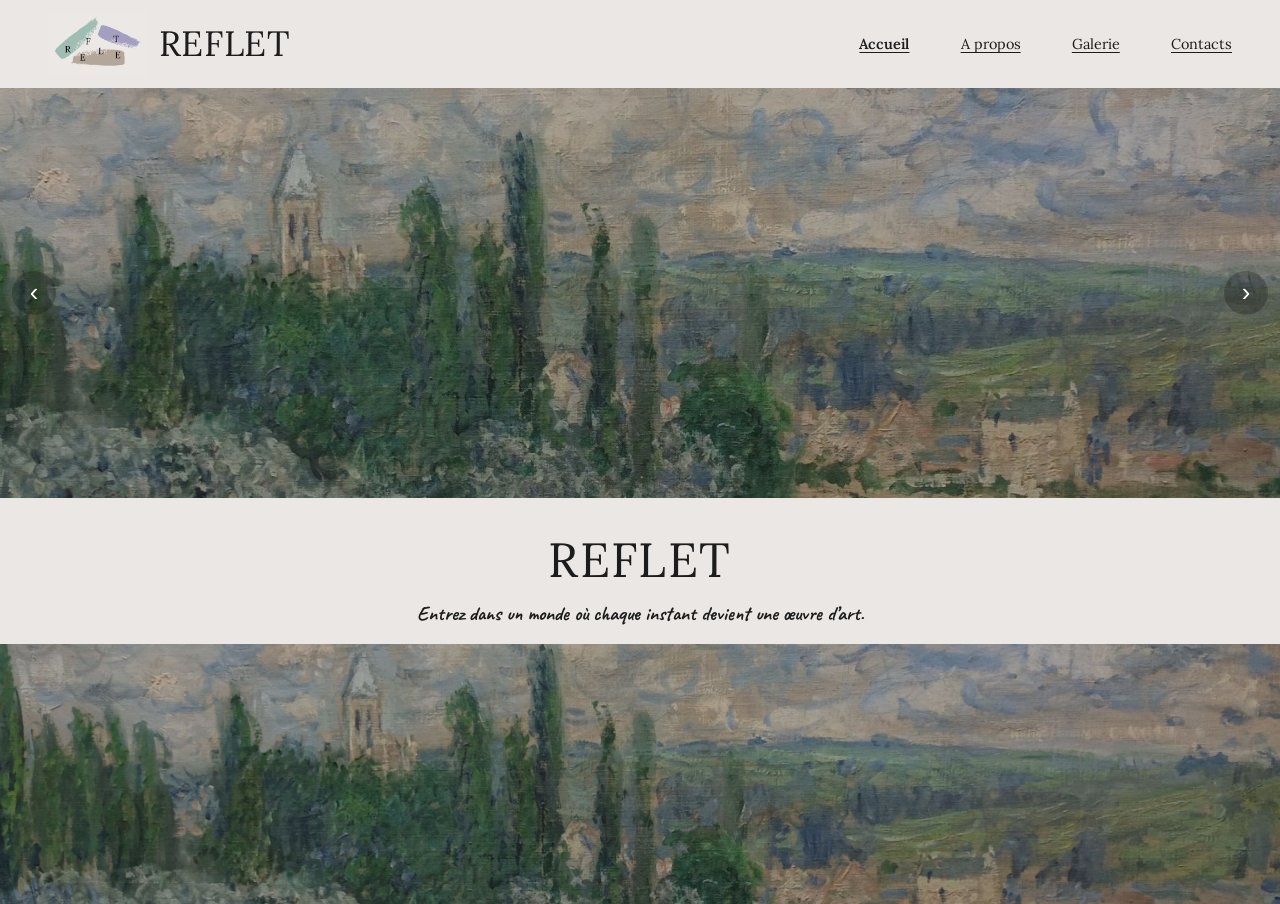
<file: index.html>
<!DOCTYPE html>
<html lang="fr">
<head>
<meta name="description" content="Reflet, galerie d'art impressionniste à Nice : découvrez les œuvres de Monet, Morisot et Benson.">
<link rel="icon" href="images/logo.png">
<meta charset="UTF-8">
<meta name="viewport" content="width=device-width, initial-scale=1">
<title>Reflet – Accueil</title>
<link rel="preconnect" href="https://fonts.googleapis.com">
<link href="https://fonts.googleapis.com/css2?family=Caveat:wght@400;700&family=Lora:wght@400;600&display=swap" rel="stylesheet">
<link rel="stylesheet" href="style.css">
</head>
<body>
<header class="site-header">
  <a class="logo" href="index.html" aria-label="Reflet – accueil">
    <img src="images/logo.png" alt="" class="logo-img">
    <span>REFLET</span>
    <a class="skip-link" href="#contenu">Aller au contenu</a>
  </a>
  <input type="checkbox" id="nav-toggle" class="nav-toggle">
  <label for="nav-toggle" class="burger" aria-label="Menu">☰</label>
  <nav class="nav" aria-label="Navigation principale">
    <ul>
      <li><a href="index.html" aria-current="page">Accueil</a></li>
      <li><a href="apropos.html">A propos</a></li>
      <li><a href="galerie.html">Galerie</a></li>
      <li><a href="contacts.html">Contacts</a></li>
    </ul>
  </nav>
</header>

<main id="contenu">
  <section class="carousel" aria-label="Carrousel de tableaux">
    <div class="slides">
      <div class="slide" role="img" aria-label="Paysage impressionniste"></div>
      <div class="slide" role="img" aria-label="glaçons"></div>
      <div class="slide" role="img" aria-label="Tableau 3"></div>
    </div>
    <button class="arrow prev" aria-label="Précédent">‹</button>
    <button class="arrow next" aria-label="Suivant">›</button>
  </section>

  <section class="hero-title">
    <h1>REFLET</h1>
    <p class="tagline">Entrez dans un monde où chaque instant devient une œuvre d’art.</p>
  </section>

  <div class="banner" role="img" aria-label="Paysage impressionniste"></div>
</main>

<script src="script.js"></script>
</body>
</html>
</file>
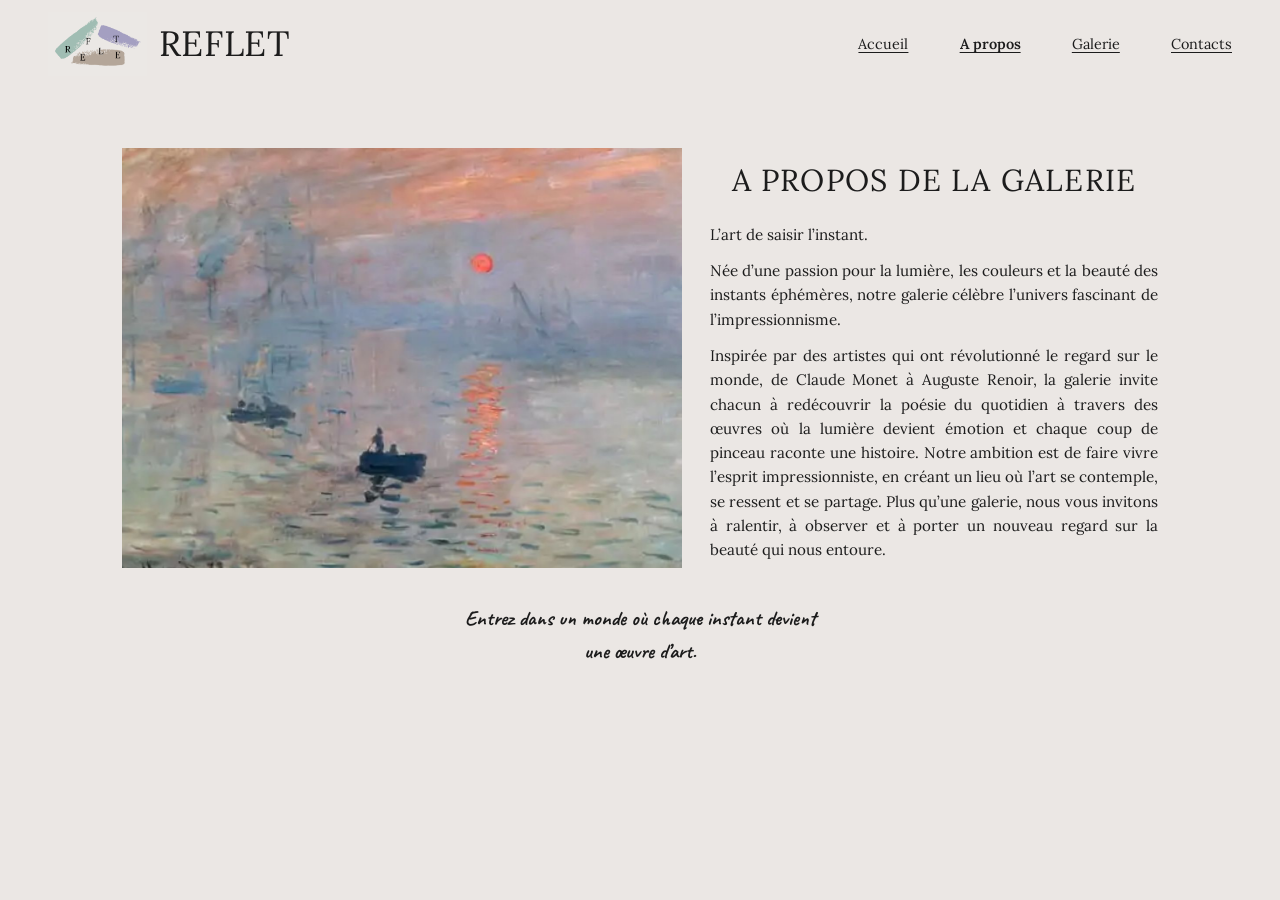
<file: apropos.html>
<!DOCTYPE html>
<html lang="fr">
<head>
<meta name="description" content="Reflet, galerie d'art impressionniste à Nice : découvrez les œuvres de Monet, Morisot et Benson.">
<link rel="icon" href="images/logo.png">
<meta charset="UTF-8">
<meta name="viewport" content="width=device-width, initial-scale=1">
<title>Reflet – A propos</title>
<link rel="preconnect" href="https://fonts.googleapis.com">
<link href="https://fonts.googleapis.com/css2?family=Caveat:wght@400;700&family=Lora:wght@400;600&display=swap" rel="stylesheet">
<link rel="stylesheet" href="style.css">
</head>
<body>
<header class="site-header">
  <a class="logo" href="index.html" aria-label="Reflet – accueil">
   <img src="images/logo.png" alt="" class="logo-img">
    <span>REFLET</span>
    <a class="skip-link" href="#contenu">Aller au contenu</a>
  </a>
  <input type="checkbox" id="nav-toggle" class="nav-toggle">
  <label for="nav-toggle" class="burger" aria-label="Menu">☰</label>
  <nav class="nav" aria-label="Navigation principale">
    <ul>
      <li><a href="index.html">Accueil</a></li>
      <li><a href="apropos.html" aria-current="page">A propos</a></li>
      <li><a href="galerie.html">Galerie</a></li>
      <li><a href="contacts.html">Contacts</a></li>
    </ul>
  </nav>
</header>

<main class="about" id="contenu">
  <img class="about-img" src="images/impression-soleil-levant.jpg" alt="Impression, soleil levant">
  <h1>A PROPOS DE LA GALERIE</h1>
  <p>L’art de saisir l’instant.</p>
  <p>Née d’une passion pour la lumière, les couleurs et la beauté des instants éphémères, notre galerie célèbre l’univers fascinant de l’impressionnisme.</p>
  <p>Inspirée par des artistes qui ont révolutionné le regard sur le monde, de Claude Monet à Auguste Renoir, la galerie invite chacun à redécouvrir la poésie du quotidien à travers des œuvres où la lumière devient émotion et chaque coup de pinceau raconte une histoire. Notre ambition est de faire vivre l’esprit impressionniste, en créant un lieu où l’art se contemple, se ressent et se partage. Plus qu’une galerie, nous vous invitons à ralentir, à observer et à porter un nouveau regard sur la beauté qui nous entoure.</p>
  <p class="tagline">Entrez dans un monde où chaque instant devient<br>une œuvre d’art.</p>
</main>

<script src="script.js"></script>
</body>
</html>
</file>
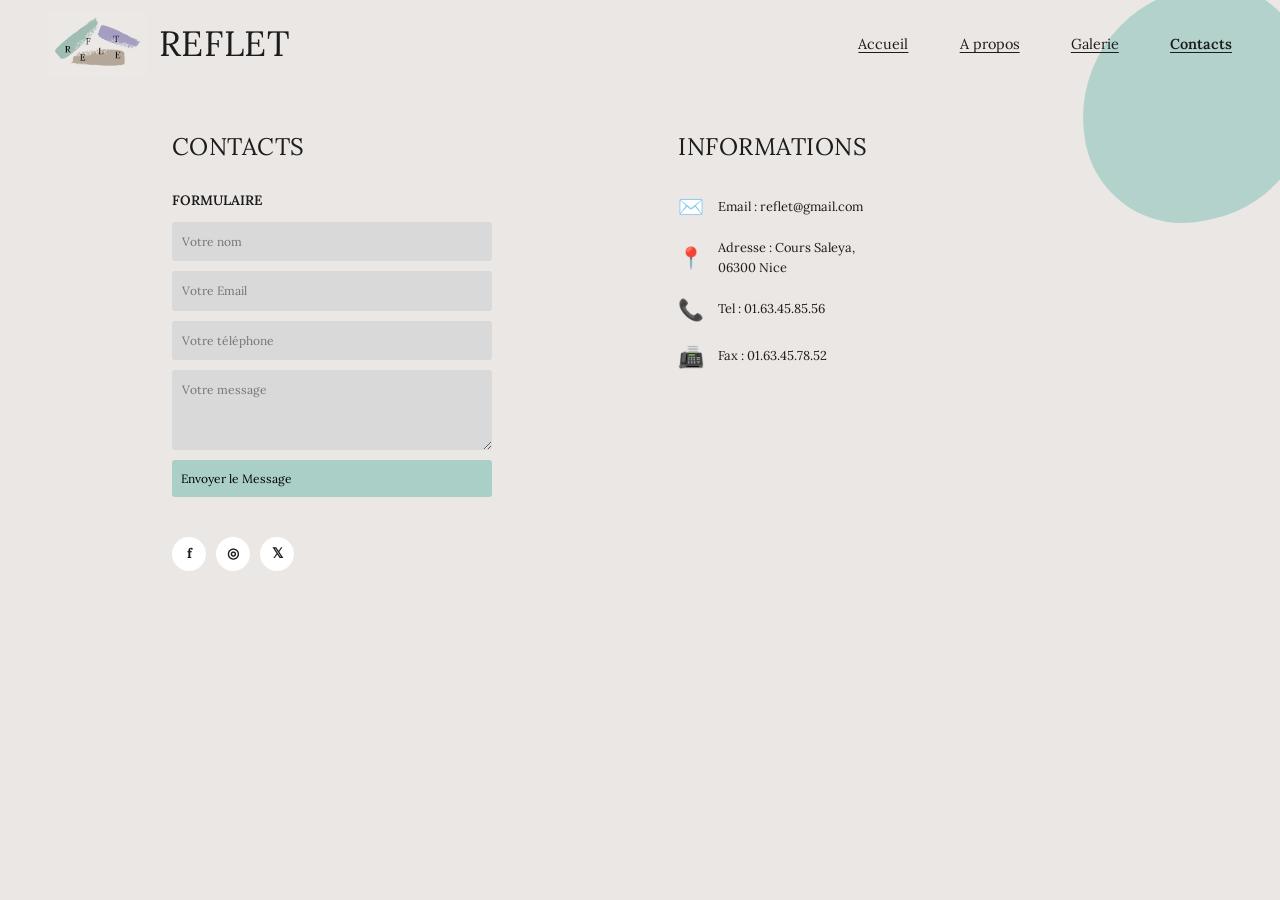
<file: contacts.html>
<!DOCTYPE html>
<html lang="fr">
<head>
<meta name="description" content="Reflet, galerie d'art impressionniste à Nice : découvrez les œuvres de Monet, Morisot et Benson.">
<link rel="icon" href="images/logo.png">
<meta charset="UTF-8">
<meta name="viewport" content="width=device-width, initial-scale=1">
<title>Reflet – Contacts</title>
<link rel="preconnect" href="https://fonts.googleapis.com">
<link href="https://fonts.googleapis.com/css2?family=Caveat:wght@400;700&family=Lora:wght@400;600&display=swap" rel="stylesheet">
<link rel="stylesheet" href="style.css">
</head>
<body>
<div class="contact-page">
<div class="brush-deco" aria-hidden="true"></div>

<header class="site-header">
  <a class="logo" href="index.html" aria-label="Reflet – accueil">
    <img src="images/logo.png" alt="" class="logo-img">
    <span>REFLET</span>
    <a class="skip-link" href="#contenu">Aller au contenu</a>
  </a>
  <input type="checkbox" id="nav-toggle" class="nav-toggle">
  <label for="nav-toggle" class="burger" aria-label="Menu">☰</label>
  <nav class="nav" aria-label="Navigation principale">
    <ul>
      <li><a href="index.html">Accueil</a></li>
      <li><a href="apropos.html">A propos</a></li>
      <li><a href="galerie.html">Galerie</a></li>
      <li><a href="contacts.html" aria-current="page">Contacts</a></li>
    </ul>
  </nav>
</header>

<main class="contact" id="contenu">
  <section>
    <h1>CONTACTS</h1>
    <span class="form-title">FORMULAIRE</span>
    <form action="#" method="post">
      <input type="text" name="nom" placeholder="Votre nom" aria-label="Votre nom" required>
      <input type="email" name="email" placeholder="Votre Email" aria-label="Votre Email" required>
      <input type="tel" name="tel" placeholder="Votre téléphone" aria-label="Votre téléphone">
      <textarea name="message" placeholder="Votre message" aria-label="Votre message" required></textarea>
      <button type="submit">Envoyer le Message</button>
    </form>
    <div class="socials">
      <a href="https://www.facebook.com/" aria-label="Facebook" target="_blank" rel="noopener">f</a>
      <a href="https://www.instagram.com/"" aria-label="Instagram" target="_blank" rel="noopener">◎</a>
      <a href="https://x.com/" aria-label="X" target="_blank" rel="noopener">𝕏</a>
    </div>
  </section>

  <section>
    <h2>INFORMATIONS</h2>
    <ul class="info">
      <li><span class="ico" aria-hidden="true">✉️</span>Email : reflet@gmail.com</li>
      <li><span class="ico" aria-hidden="true">📍</span>Adresse : Cours Saleya,<br>06300 Nice</li>
      <li><span class="ico" aria-hidden="true">📞</span>Tel : 01.63.45.85.56</li>
      <li><span class="ico" aria-hidden="true">📠</span>Fax : 01.63.45.78.52</li>
    </ul>
    <iframe class="map" title="Plan : Cours Saleya, Nice" loading="lazy"
      src="https://www.openstreetmap.org/export/embed.html?bbox=7.262%2C43.688%2C7.288%2C43.702&layer=mapnik&marker=43.6952%2C7.2749"></iframe>
  </section>
</main>
</div>

<script src="script.js"></script>
</body>
</html>
</file>
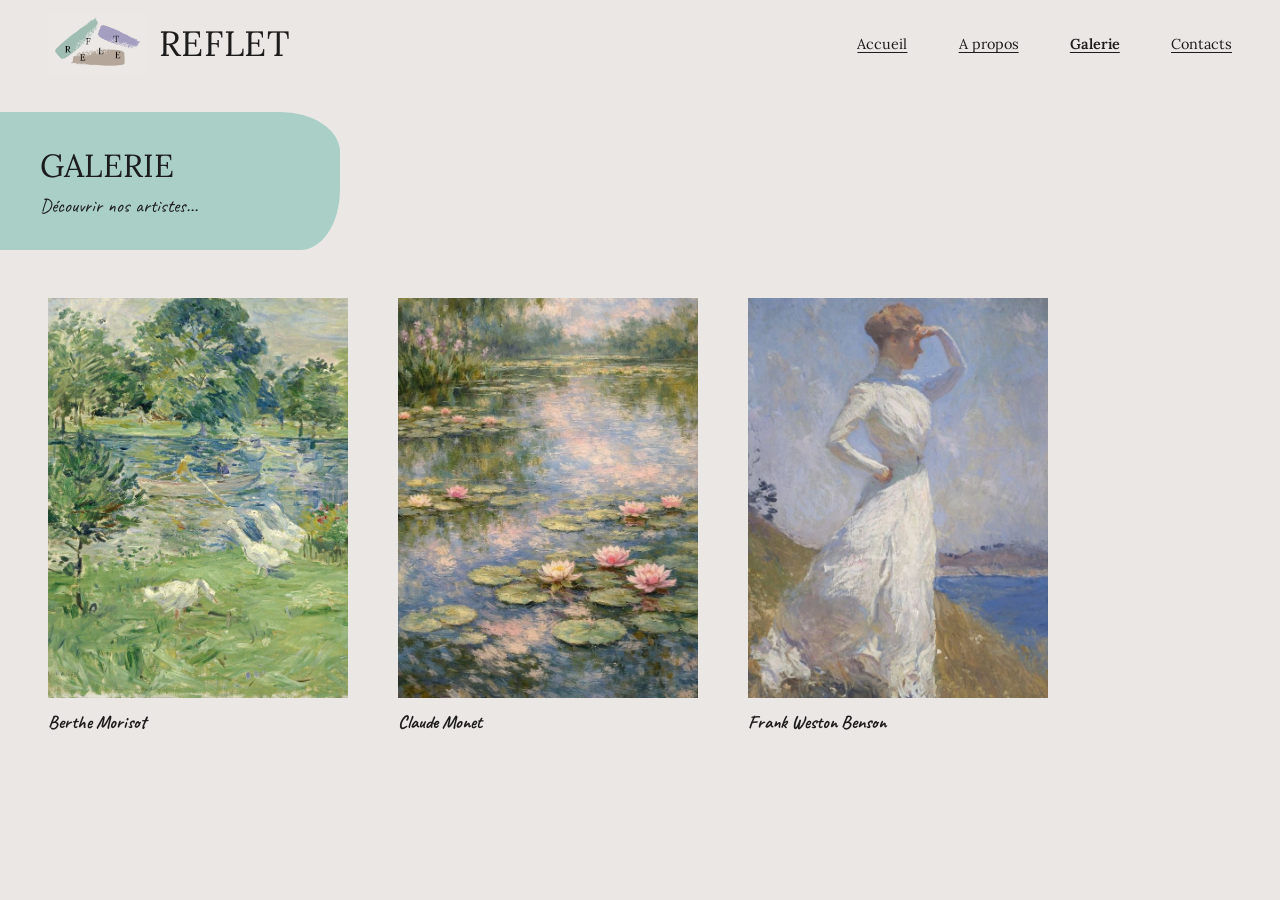
<file: galerie.html>
<!DOCTYPE html>
<html lang="fr">
<head>
<meta name="description" content="Reflet, galerie d'art impressionniste à Nice : découvrez les œuvres de Monet, Morisot et Benson.">
<link rel="icon" href="images/logo.png">
<meta charset="UTF-8">
<meta name="viewport" content="width=device-width, initial-scale=1">
<title>Reflet – Galerie</title>
<link rel="preconnect" href="https://fonts.googleapis.com">
<link href="https://fonts.googleapis.com/css2?family=Caveat:wght@400;700&family=Lora:wght@400;600&display=swap" rel="stylesheet">
<link rel="stylesheet" href="style.css">
</head>
<body>
<header class="site-header">
  <a class="logo" href="index.html" aria-label="Reflet – accueil">
   <img src="images/logo.png" alt="" class="logo-img">
    <span>REFLET</span>
    <a class="skip-link" href="#contenu">Aller au contenu</a>
  </a>
  <input type="checkbox" id="nav-toggle" class="nav-toggle">
  <label for="nav-toggle" class="burger" aria-label="Menu">☰</label>
  <nav class="nav" aria-label="Navigation principale">
    <ul>
      <li><a href="index.html">Accueil</a></li>
      <li><a href="apropos.html">A propos</a></li>
      <li><a href="galerie.html" aria-current="page">Galerie</a></li>
      <li><a href="contacts.html">Contacts</a></li>
    </ul>
  </nav>
</header>

<main id="contenu">
  <div class="brush-title">
    <h1>GALERIE</h1>
    <p>Découvrir nos artistes...</p>
  </div>

  <div class="gallery-wrap">
    <div class="gallery">
      <figure class="card"><div class="pic" role="img" aria-label="Tableau de Berthe Morisot"></div><figcaption>Berthe Morisot</figcaption></figure>
      <figure class="card"><div class="pic" role="img" aria-label="Tableau de Claude Monet"></div><figcaption>Claude Monet</figcaption></figure>
      <figure class="card"><div class="pic" role="img" aria-label="Tableau de Frank Weston Benson"></div><figcaption>Frank Weston Benson</figcaption></figure>
</main>

<script src="script.js"></script>
</body>
</html>
</file>
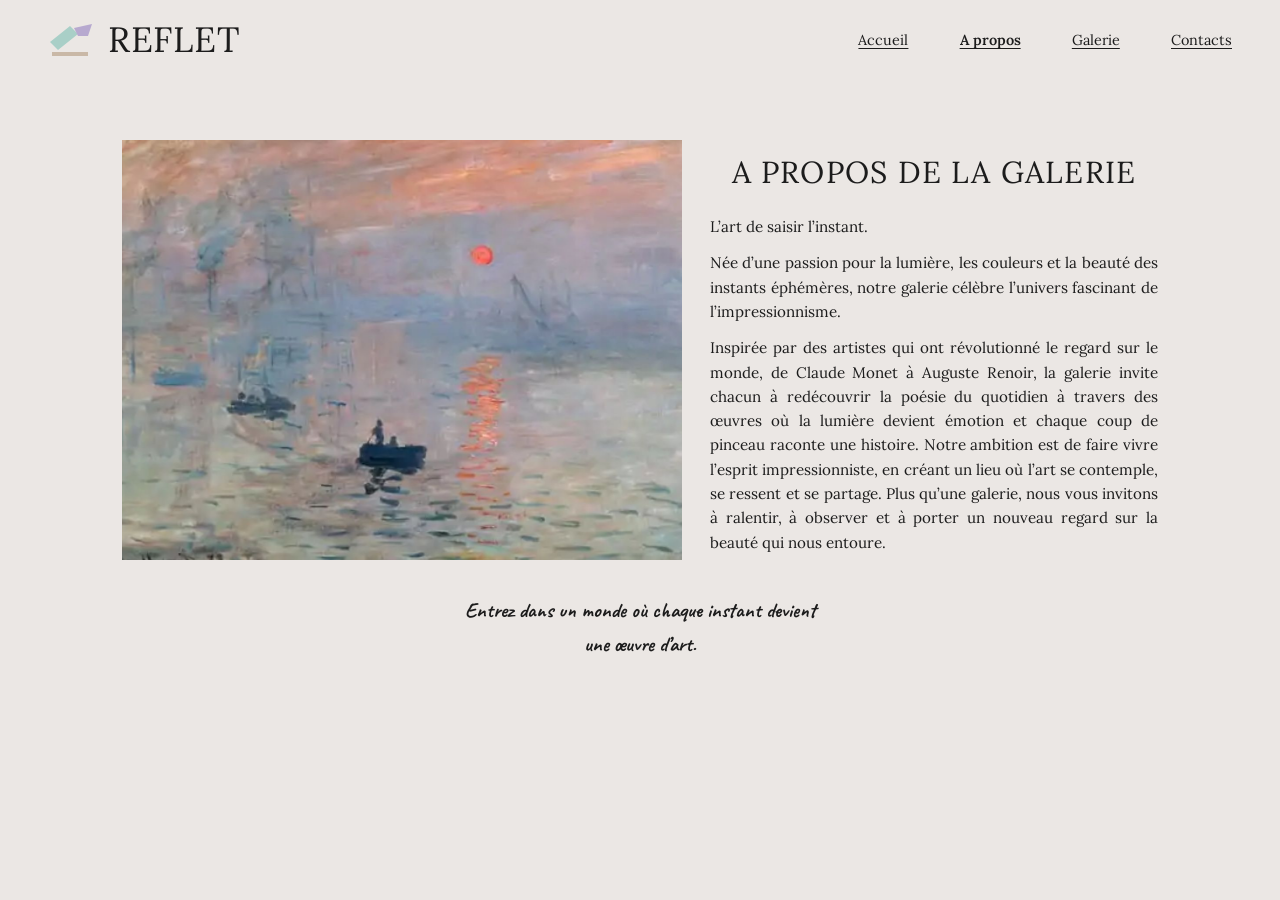
<file: galerie reflet/apropos.html>
<!DOCTYPE html>
<html lang="fr">
<head>
<meta charset="UTF-8">
<meta name="viewport" content="width=device-width, initial-scale=1">
<title>Reflet – A propos</title>
<link rel="preconnect" href="https://fonts.googleapis.com">
<link href="https://fonts.googleapis.com/css2?family=Caveat:wght@400;700&family=Lora:wght@400;600&display=swap" rel="stylesheet">
<link rel="stylesheet" href="style.css">
</head>
<body>
<header class="site-header">
  <a class="logo" href="index.html" aria-label="Reflet – accueil">
    <svg viewBox="0 0 48 36" aria-hidden="true"><path d="M2 20 L22 4 L30 12 L10 28Z" fill="#a9cfc7"/><path d="M26 6 L44 2 L40 14 L30 14Z" fill="#b7a9cf"/><path d="M4 30 H40 V34 H4Z" fill="#c9b8a6"/></svg>
    <span>REFLET</span>
  </a>
  <input type="checkbox" id="nav-toggle" class="nav-toggle">
  <label for="nav-toggle" class="burger" aria-label="Menu">☰</label>
  <nav class="nav" aria-label="Navigation principale">
    <ul>
      <li><a href="index.html">Accueil</a></li>
      <li><a href="apropos.html" aria-current="page">A propos</a></li>
      <li><a href="galerie.html">Galerie</a></li>
      <li><a href="contacts.html">Contacts</a></li>
    </ul>
  </nav>
</header>

<main class="about">
  <img class="about-img" src="images/impression-soleil-levant.jpg" alt="Impression, soleil levant">
  <h2>A PROPOS DE LA GALERIE</h2>
  <p>L’art de saisir l’instant.</p>
  <p>Née d’une passion pour la lumière, les couleurs et la beauté des instants éphémères, notre galerie célèbre l’univers fascinant de l’impressionnisme.</p>
  <p>Inspirée par des artistes qui ont révolutionné le regard sur le monde, de Claude Monet à Auguste Renoir, la galerie invite chacun à redécouvrir la poésie du quotidien à travers des œuvres où la lumière devient émotion et chaque coup de pinceau raconte une histoire. Notre ambition est de faire vivre l’esprit impressionniste, en créant un lieu où l’art se contemple, se ressent et se partage. Plus qu’une galerie, nous vous invitons à ralentir, à observer et à porter un nouveau regard sur la beauté qui nous entoure.</p>
  <p class="tagline">Entrez dans un monde où chaque instant devient<br>une œuvre d’art.</p>
</main>

<script src="script.js"></script>
</body>
</html>
</file>
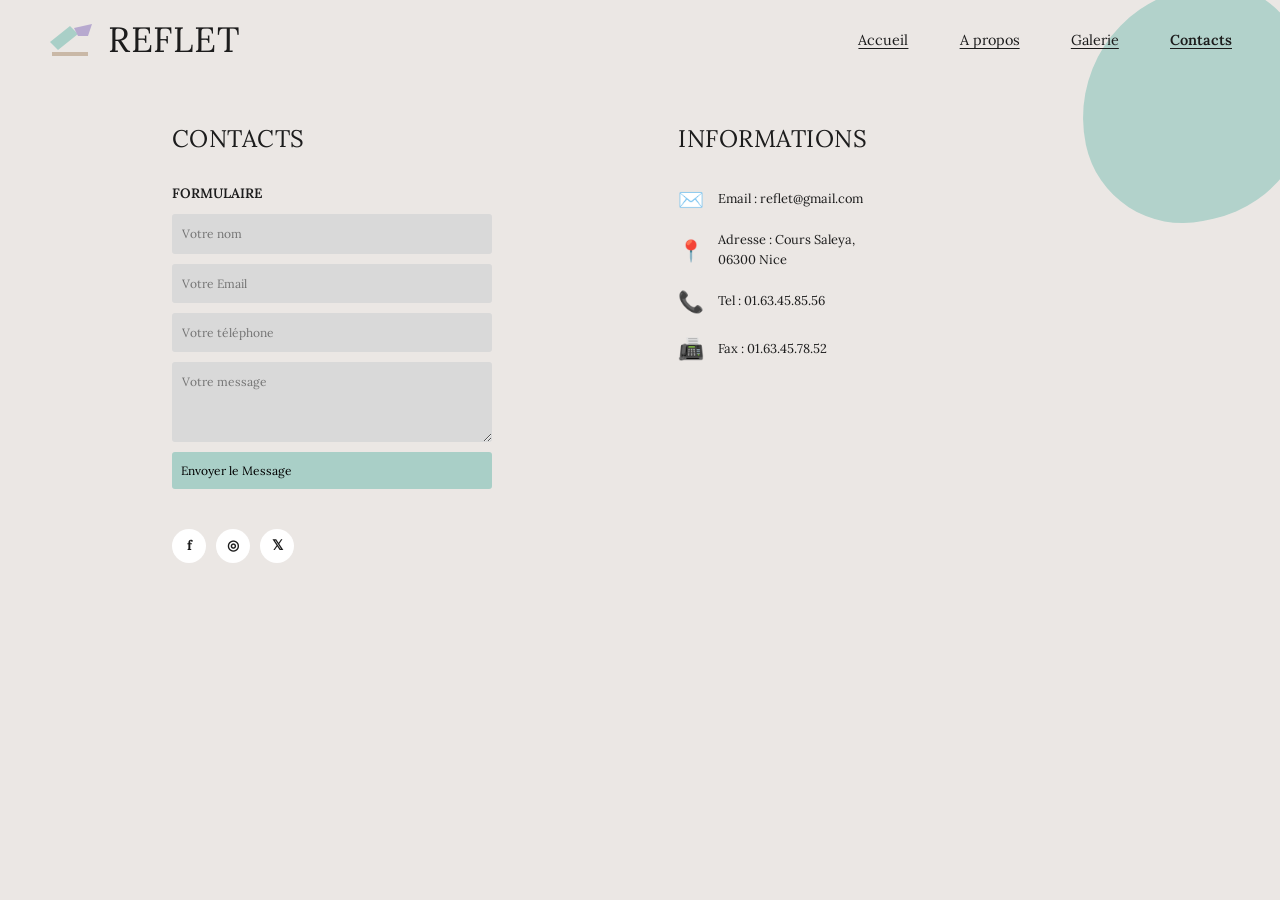
<file: galerie reflet/contacts.html>
<!DOCTYPE html>
<html lang="fr">
<head>
<meta charset="UTF-8">
<meta name="viewport" content="width=device-width, initial-scale=1">
<title>Reflet – Contacts</title>
<link rel="preconnect" href="https://fonts.googleapis.com">
<link href="https://fonts.googleapis.com/css2?family=Caveat:wght@400;700&family=Lora:wght@400;600&display=swap" rel="stylesheet">
<link rel="stylesheet" href="style.css">
</head>
<body>
<div class="contact-page">
<div class="brush-deco" aria-hidden="true"></div>

<header class="site-header">
  <a class="logo" href="index.html" aria-label="Reflet – accueil">
    <svg viewBox="0 0 48 36" aria-hidden="true"><path d="M2 20 L22 4 L30 12 L10 28Z" fill="#a9cfc7"/><path d="M26 6 L44 2 L40 14 L30 14Z" fill="#b7a9cf"/><path d="M4 30 H40 V34 H4Z" fill="#c9b8a6"/></svg>
    <span>REFLET</span>
  </a>
  <input type="checkbox" id="nav-toggle" class="nav-toggle">
  <label for="nav-toggle" class="burger" aria-label="Menu">☰</label>
  <nav class="nav" aria-label="Navigation principale">
    <ul>
      <li><a href="index.html">Accueil</a></li>
      <li><a href="apropos.html">A propos</a></li>
      <li><a href="galerie.html">Galerie</a></li>
      <li><a href="contacts.html" aria-current="page">Contacts</a></li>
    </ul>
  </nav>
</header>

<main class="contact">
  <section>
    <h1>CONTACTS</h1>
    <span class="form-title">FORMULAIRE</span>
    <form action="#" method="post">
      <input type="text" name="nom" placeholder="Votre nom" aria-label="Votre nom" required>
      <input type="email" name="email" placeholder="Votre Email" aria-label="Votre Email" required>
      <input type="tel" name="tel" placeholder="Votre téléphone" aria-label="Votre téléphone">
      <textarea name="message" placeholder="Votre message" aria-label="Votre message" required></textarea>
      <button type="submit">Envoyer le Message</button>
    </form>
    <div class="socials">
      <a href="#" aria-label="Facebook">f</a>
      <a href="#" aria-label="Instagram">◎</a>
      <a href="#" aria-label="Twitter">𝕏</a>
    </div>
  </section>

  <section>
    <h2>INFORMATIONS</h2>
    <ul class="info">
      <li><span class="ico">✉️</span>Email : reflet@gmail.com</li>
      <li><span class="ico">📍</span>Adresse : Cours Saleya,<br>06300 Nice</li>
      <li><span class="ico">📞</span>Tel : 01.63.45.85.56</li>
      <li><span class="ico">📠</span>Fax : 01.63.45.78.52</li>
    </ul>
    <iframe class="map" title="Plan : Cours Saleya, Nice" loading="lazy"
      src="https://www.openstreetmap.org/export/embed.html?bbox=7.262%2C43.688%2C7.288%2C43.702&layer=mapnik&marker=43.6952%2C7.2749"></iframe>
  </section>
</main>
</div>

<script src="script.js"></script>
</body>
</html>
</file>
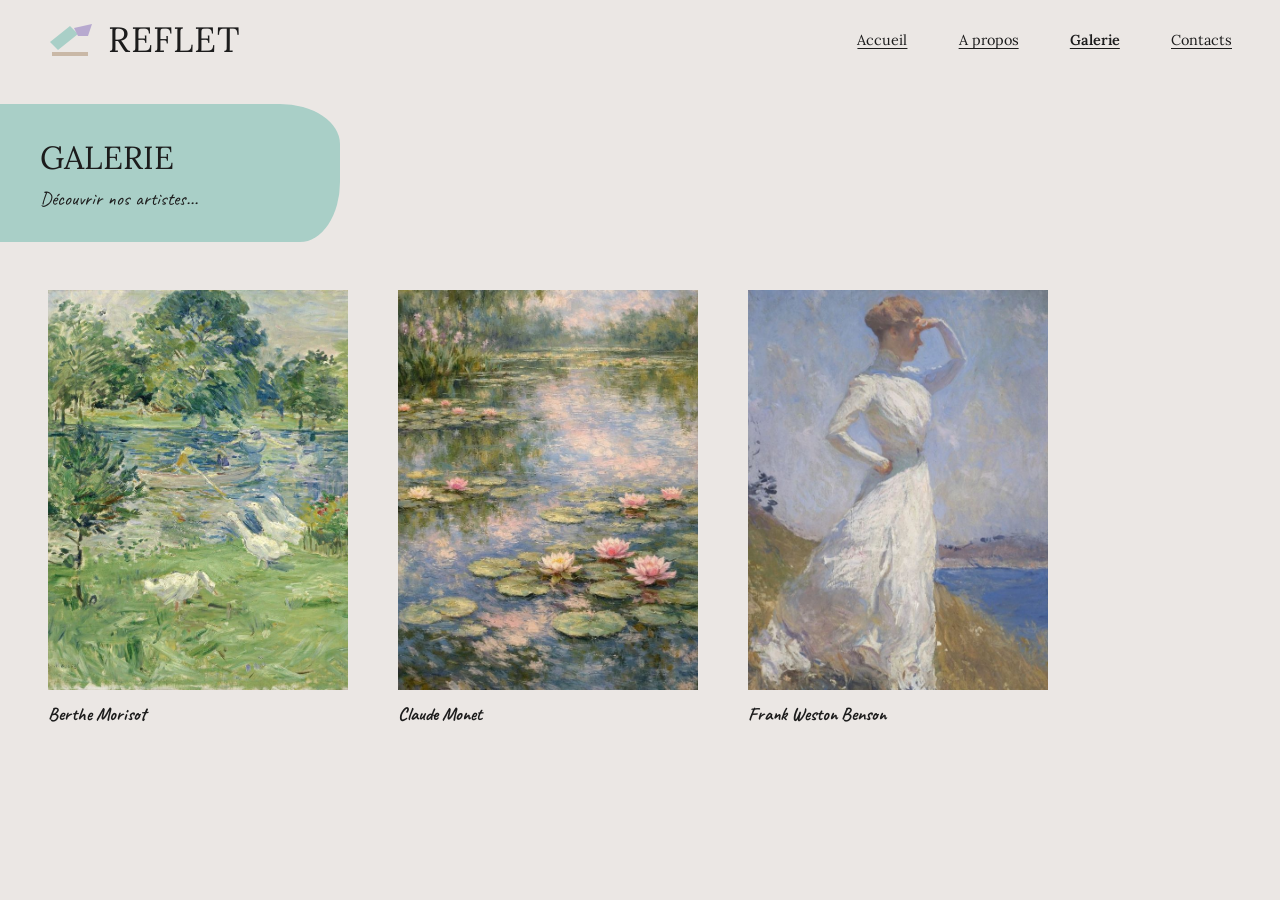
<file: galerie reflet/galerie.html>
<!DOCTYPE html>
<html lang="fr">
<head>
<meta charset="UTF-8">
<meta name="viewport" content="width=device-width, initial-scale=1">
<title>Reflet – Galerie</title>
<link rel="preconnect" href="https://fonts.googleapis.com">
<link href="https://fonts.googleapis.com/css2?family=Caveat:wght@400;700&family=Lora:wght@400;600&display=swap" rel="stylesheet">
<link rel="stylesheet" href="style.css">
</head>
<body>
<header class="site-header">
  <a class="logo" href="index.html" aria-label="Reflet – accueil">
    <svg viewBox="0 0 48 36" aria-hidden="true"><path d="M2 20 L22 4 L30 12 L10 28Z" fill="#a9cfc7"/><path d="M26 6 L44 2 L40 14 L30 14Z" fill="#b7a9cf"/><path d="M4 30 H40 V34 H4Z" fill="#c9b8a6"/></svg>
    <span>REFLET</span>
  </a>
  <input type="checkbox" id="nav-toggle" class="nav-toggle">
  <label for="nav-toggle" class="burger" aria-label="Menu">☰</label>
  <nav class="nav" aria-label="Navigation principale">
    <ul>
      <li><a href="index.html">Accueil</a></li>
      <li><a href="apropos.html">A propos</a></li>
      <li><a href="galerie.html" aria-current="page">Galerie</a></li>
      <li><a href="contacts.html">Contacts</a></li>
    </ul>
  </nav>
</header>

<main>
  <div class="brush-title">
    <h1>GALERIE</h1>
    <p>Découvrir nos artistes...</p>
  </div>

  <div class="gallery-wrap">
    <div class="gallery">
      <figure class="card"><div class="pic" role="img" aria-label="Tableau de Berthe Morisot"></div><figcaption>Berthe Morisot</figcaption></figure>
      <figure class="card"><div class="pic" role="img" aria-label="Tableau de Claude Monet"></div><figcaption>Claude Monet</figcaption></figure>
      <figure class="card"><div class="pic" role="img" aria-label="Tableau de Frank Weston Benson"></div><figcaption>Frank Weston Benson</figcaption></figure>
</main>

<script src="script.js"></script>
</body>
</html>
</file>
<file: style.css>
:root{
  --bg:#ebe7e4;
  --ink:#1c1c1c;
  --teal:#a9cfc7;
  --lilac:#b7a9cf;
  --field:#d9d9d9;
  --serif:'Lora',Georgia,serif;
  --hand:'Caveat','Comic Sans MS',cursive;
}
*{box-sizing:border-box;margin:0;padding:0}
html{scroll-behavior:smooth}
body{background:var(--bg);color:var(--ink);font-family:var(--serif);line-height:1.6}
img{max-width:100%;display:block}
a{color:inherit}
:focus-visible{outline:2px solid #4a8f84;outline-offset:3px}

/* ----- Header ----- */
.site-header{display:flex;align-items:center;justify-content:space-between;
  padding:12px clamp(16px,4vw,48px);position:relative;z-index:5}
.logo{display:flex;align-items:center;gap:12px;text-decoration:none}
.logo-img{height:clamp(44px,6vw,64px);width:auto}
.logo span{font-size:clamp(1.6rem,3vw,2.2rem);letter-spacing:.02em}
.nav ul{list-style:none;display:flex;gap:clamp(20px,4vw,52px)}
.nav a{font-size:.9rem;text-decoration:underline;text-underline-offset:3px}
.nav a[aria-current="page"]{font-weight:600}
.nav-toggle,.burger{display:none}

/* ----- Carousel (accueil) ----- */
.carousel{position:relative;height:clamp(180px,32vw,420px);overflow:hidden;background:#8da58a}
.slides{display:flex;height:100%;transition:transform .7s ease}
.slide{min-width:100%;height:100%;background-size:cover;background-position:center}
.slide:nth-child(1){background-image:url(images/slide1.jpg),linear-gradient(135deg,#9fb59a,#6f8f73)}
.slide:nth-child(2){background-image:url(images/slide2.jpg),linear-gradient(135deg,#e5b9a0,#8fa6b8)}
.slide:nth-child(3){background-image:url(images/slide3.jpg),linear-gradient(135deg,#b9c9a5,#d9c07f)}
.arrow{position:absolute;top:50%;transform:translateY(-50%);width:44px;height:44px;border:0;
  background:rgba(0,0,0,.25);color:#fff;font-size:1.6rem;cursor:pointer;border-radius:50%}
.arrow:hover{background:rgba(0,0,0,.45)}
.arrow.prev{left:12px}.arrow.next{right:12px}

.hero-title{text-align:center;padding:24px 16px 14px}
.hero-title h1{font-weight:400;font-size:clamp(2rem,5vw,3rem);letter-spacing:.03em}
.tagline{font-family:var(--hand);font-weight:700;font-size:1.25rem}
.banner{height:clamp(120px,22vw,260px);background:url(images/slide1.jpg) center/cover,linear-gradient(135deg,#9fb59a,#6f8f73)}

/* ----- A propos ----- */
.about{max-width:1100px;margin:0 auto;padding:clamp(24px,5vw,60px) clamp(16px,4vw,32px)}
.about-img{float:left;width:min(58%,560px);margin:0 28px 14px 0;aspect-ratio:4/3;object-fit:cover;
  background:linear-gradient(160deg,#e9b9a6,#7f9bb5)}
.about h1{font-weight:400;font-size:clamp(1.4rem,3vw,1.9rem);text-align:center;margin:8px 0 18px;letter-spacing:.04em}
.about p{text-align:justify;hyphens:auto;margin-bottom:12px;font-size:.95rem}
.about .tagline{clear:both;text-align:center;padding-top:20px;font-size:1.3rem}

/* ----- Galerie ----- */
.brush-title{position:relative;display:inline-block;margin-top:24px;padding:28px 70px 28px clamp(16px,4vw,40px);
  background:var(--teal);border-radius:0 60px 40px 0 / 0 40px 60px 0;min-width:min(340px,90%)}
.brush-title h1{font-weight:400;font-size:2rem}
.brush-title p{font-family:var(--hand);font-size:1.2rem}
.gallery-wrap{position:relative;padding:48px clamp(16px,4vw,48px) 70px}
.gallery{display:grid;grid-auto-flow:column;grid-auto-columns:minmax(230px,300px);gap:clamp(20px,4vw,50px);
  overflow-x:auto;scroll-snap-type:x mandatory;padding-bottom:10px;scrollbar-width:thin}
.card{scroll-snap-align:start}
.card .pic{aspect-ratio:3/4;background-size:cover;background-position:center}
.card:nth-child(1) .pic{background-image:url(images/morisot.jpg),linear-gradient(#a9c68f,#6b9a6e)}
.card:nth-child(2) .pic{background-image:url(images/monet.jpg),linear-gradient(#7fb0a4,#4f7f7a)}
.card:nth-child(3) .pic{background-image:url(images/benson.jpg),linear-gradient(#cfd8e6,#7da0c8)}
.card:nth-child(4) .pic{background-image:url(images/renoir.jpg),linear-gradient(#e7c4b0,#b27f6d)}
.card figcaption{font-family:var(--hand);font-weight:700;font-size:1.15rem;margin-top:10px}

/* ----- Contacts ----- */
.contact-page{position:relative;overflow:hidden}
.brush-deco{position:absolute;top:-10px;right:-30px;width:clamp(120px,22vw,230px);aspect-ratio:1;
  background:var(--teal);border-radius:60% 40% 55% 45%;opacity:.85;transform:rotate(-12deg);z-index:1}
.contact{display:grid;grid-template-columns:1fr 1fr;gap:clamp(24px,6vw,80px);
  max-width:1000px;margin:0 auto;padding:40px clamp(16px,4vw,32px) 60px}
.contact h1,.contact h2{font-weight:400;font-size:1.5rem;letter-spacing:.02em;margin-bottom:24px}
.form-title{font-size:.85rem;font-weight:600;margin-bottom:10px;display:block}
.contact form{display:grid;gap:10px;max-width:320px}
.contact input,.contact textarea{width:100%;border:0;background:var(--field);padding:10px;
  font:inherit;font-size:.75rem;border-radius:3px}
.contact textarea{min-height:80px;resize:vertical}
.contact button{border:0;background:var(--teal);padding:9px;font:inherit;font-size:.75rem;cursor:pointer;
  border-radius:3px;text-align:left}
.contact button:hover{background:#94c0b6}
.socials{display:flex;gap:10px;margin-top:40px}
.socials a{width:34px;height:34px;border-radius:50%;background:#fff;display:grid;place-items:center;
  text-decoration:none;font-weight:700;font-size:.85rem}
.info li{list-style:none;display:flex;gap:14px;align-items:center;margin-bottom:14px;font-size:.8rem}
.info .ico{font-size:1.3rem;width:26px;text-align:center}
.map{margin-top:20px;width:100%;height:170px;border:0}

/* ----- Responsive ----- */
@media (max-width:760px){
  .burger{display:block;cursor:pointer;font-size:1.8rem;line-height:1}
  .nav{position:absolute;top:100%;left:0;right:0;background:var(--bg);display:none;
    padding:12px 24px 20px;box-shadow:0 8px 12px rgba(0,0,0,.08)}
  .nav ul{flex-direction:column;gap:14px}
  .nav-toggle:checked ~ .nav{display:block}
  .about-img{float:none;width:100%;margin:0 0 18px}
  .contact{grid-template-columns:1fr}
  .arrow{width:36px;height:36px}
}
@media (prefers-reduced-motion:reduce){.slides{transition:none}html{scroll-behavior:auto}}
.skip-link{position:absolute;left:-999px;top:0;background:#fff;padding:8px 12px;z-index:100}
.skip-link:focus{left:8px}
</file>
<file: galerie reflet/style.css>
:root{
  --bg:#ebe7e4;
  --ink:#1c1c1c;
  --teal:#a9cfc7;
  --lilac:#b7a9cf;
  --field:#d9d9d9;
  --serif:'Lora',Georgia,serif;
  --hand:'Caveat','Comic Sans MS',cursive;
}
*{box-sizing:border-box;margin:0;padding:0}
html{scroll-behavior:smooth}
body{background:var(--bg);color:var(--ink);font-family:var(--serif);line-height:1.6}
img{max-width:100%;display:block}
a{color:inherit}
:focus-visible{outline:2px solid #4a8f84;outline-offset:3px}

/* ----- Header ----- */
.site-header{display:flex;align-items:center;justify-content:space-between;
  padding:12px clamp(16px,4vw,48px);position:relative;z-index:5}
.logo{display:flex;align-items:center;gap:12px;text-decoration:none}
.logo svg{width:48px;height:36px}
.logo span{font-size:clamp(1.6rem,3vw,2.2rem);letter-spacing:.02em}
.nav ul{list-style:none;display:flex;gap:clamp(20px,4vw,52px)}
.nav a{font-size:.9rem;text-decoration:underline;text-underline-offset:3px}
.nav a[aria-current="page"]{font-weight:600}
.nav-toggle,.burger{display:none}

/* ----- Carousel (accueil) ----- */
.carousel{position:relative;height:clamp(180px,32vw,420px);overflow:hidden;background:#8da58a}
.slides{display:flex;height:100%;transition:transform .7s ease}
.slide{min-width:100%;height:100%;background-size:cover;background-position:center}
.slide:nth-child(1){background-image:url(images/slide1.jpg),linear-gradient(135deg,#9fb59a,#6f8f73)}
.slide:nth-child(2){background-image:url(images/slide2.jpg),linear-gradient(135deg,#e5b9a0,#8fa6b8)}
.slide:nth-child(3){background-image:url(images/slide3.jpg),linear-gradient(135deg,#b9c9a5,#d9c07f)}
.arrow{position:absolute;top:50%;transform:translateY(-50%);width:44px;height:44px;border:0;
  background:rgba(0,0,0,.25);color:#fff;font-size:1.6rem;cursor:pointer;border-radius:50%}
.arrow:hover{background:rgba(0,0,0,.45)}
.arrow.prev{left:12px}.arrow.next{right:12px}

.hero-title{text-align:center;padding:24px 16px 14px}
.hero-title h1{font-weight:400;font-size:clamp(2rem,5vw,3rem);letter-spacing:.03em}
.tagline{font-family:var(--hand);font-weight:700;font-size:1.25rem}
.banner{height:clamp(120px,22vw,260px);background:url(images/slide1.jpg) center/cover,linear-gradient(135deg,#9fb59a,#6f8f73)}

/* ----- A propos ----- */
.about{max-width:1100px;margin:0 auto;padding:clamp(24px,5vw,60px) clamp(16px,4vw,32px)}
.about-img{float:left;width:min(58%,560px);margin:0 28px 14px 0;aspect-ratio:4/3;object-fit:cover;
  background:linear-gradient(160deg,#e9b9a6,#7f9bb5)}
.about h2{font-weight:400;font-size:clamp(1.4rem,3vw,1.9rem);text-align:center;margin:8px 0 18px;letter-spacing:.04em}
.about p{text-align:justify;hyphens:auto;margin-bottom:12px;font-size:.95rem}
.about .tagline{clear:both;text-align:center;padding-top:20px;font-size:1.3rem}

/* ----- Galerie ----- */
.brush-title{position:relative;display:inline-block;margin-top:24px;padding:28px 70px 28px clamp(16px,4vw,40px);
  background:var(--teal);border-radius:0 60px 40px 0 / 0 40px 60px 0;min-width:min(340px,90%)}
.brush-title h1{font-weight:400;font-size:2rem}
.brush-title p{font-family:var(--hand);font-size:1.2rem}
.gallery-wrap{position:relative;padding:48px clamp(16px,4vw,48px) 70px}
.gallery{display:grid;grid-auto-flow:column;grid-auto-columns:minmax(230px,300px);gap:clamp(20px,4vw,50px);
  overflow-x:auto;scroll-snap-type:x mandatory;padding-bottom:10px;scrollbar-width:thin}
.card{scroll-snap-align:start}
.card .pic{aspect-ratio:3/4;background-size:cover;background-position:center}
.card:nth-child(1) .pic{background-image:url(images/morisot.jpg),linear-gradient(#a9c68f,#6b9a6e)}
.card:nth-child(2) .pic{background-image:url(images/monet.jpg),linear-gradient(#7fb0a4,#4f7f7a)}
.card:nth-child(3) .pic{background-image:url(images/benson.jpg),linear-gradient(#cfd8e6,#7da0c8)}
.card figcaption{font-family:var(--hand);font-weight:700;font-size:1.15rem;margin-top:10px}

/* ----- Contacts ----- */
.contact-page{position:relative;overflow:hidden}
.brush-deco{position:absolute;top:-10px;right:-30px;width:clamp(120px,22vw,230px);aspect-ratio:1;
  background:var(--teal);border-radius:60% 40% 55% 45%;opacity:.85;transform:rotate(-12deg);z-index:1}
.contact{display:grid;grid-template-columns:1fr 1fr;gap:clamp(24px,6vw,80px);
  max-width:1000px;margin:0 auto;padding:40px clamp(16px,4vw,32px) 60px}
.contact h1,.contact h2{font-weight:400;font-size:1.5rem;letter-spacing:.02em;margin-bottom:24px}
.form-title{font-size:.85rem;font-weight:600;margin-bottom:10px;display:block}
.contact form{display:grid;gap:10px;max-width:320px}
.contact input,.contact textarea{width:100%;border:0;background:var(--field);padding:10px;
  font:inherit;font-size:.75rem;border-radius:3px}
.contact textarea{min-height:80px;resize:vertical}
.contact button{border:0;background:var(--teal);padding:9px;font:inherit;font-size:.75rem;cursor:pointer;
  border-radius:3px;text-align:left}
.contact button:hover{background:#94c0b6}
.socials{display:flex;gap:10px;margin-top:40px}
.socials a{width:34px;height:34px;border-radius:50%;background:#fff;display:grid;place-items:center;
  text-decoration:none;font-weight:700;font-size:.85rem}
.info li{list-style:none;display:flex;gap:14px;align-items:center;margin-bottom:14px;font-size:.8rem}
.info .ico{font-size:1.3rem;width:26px;text-align:center}
.map{margin-top:20px;width:100%;height:170px;border:0}

/* ----- Responsive ----- */
@media (max-width:760px){
  .burger{display:block;cursor:pointer;font-size:1.8rem;line-height:1}
  .nav{position:absolute;top:100%;left:0;right:0;background:var(--bg);display:none;
    padding:12px 24px 20px;box-shadow:0 8px 12px rgba(0,0,0,.08)}
  .nav ul{flex-direction:column;gap:14px}
  .nav-toggle:checked ~ .nav{display:block}
  .about-img{float:none;width:100%;margin:0 0 18px}
  .contact{grid-template-columns:1fr}
  .arrow{width:36px;height:36px}
}
@media (prefers-reduced-motion:reduce){.slides{transition:none}html{scroll-behavior:auto}}
</file>
